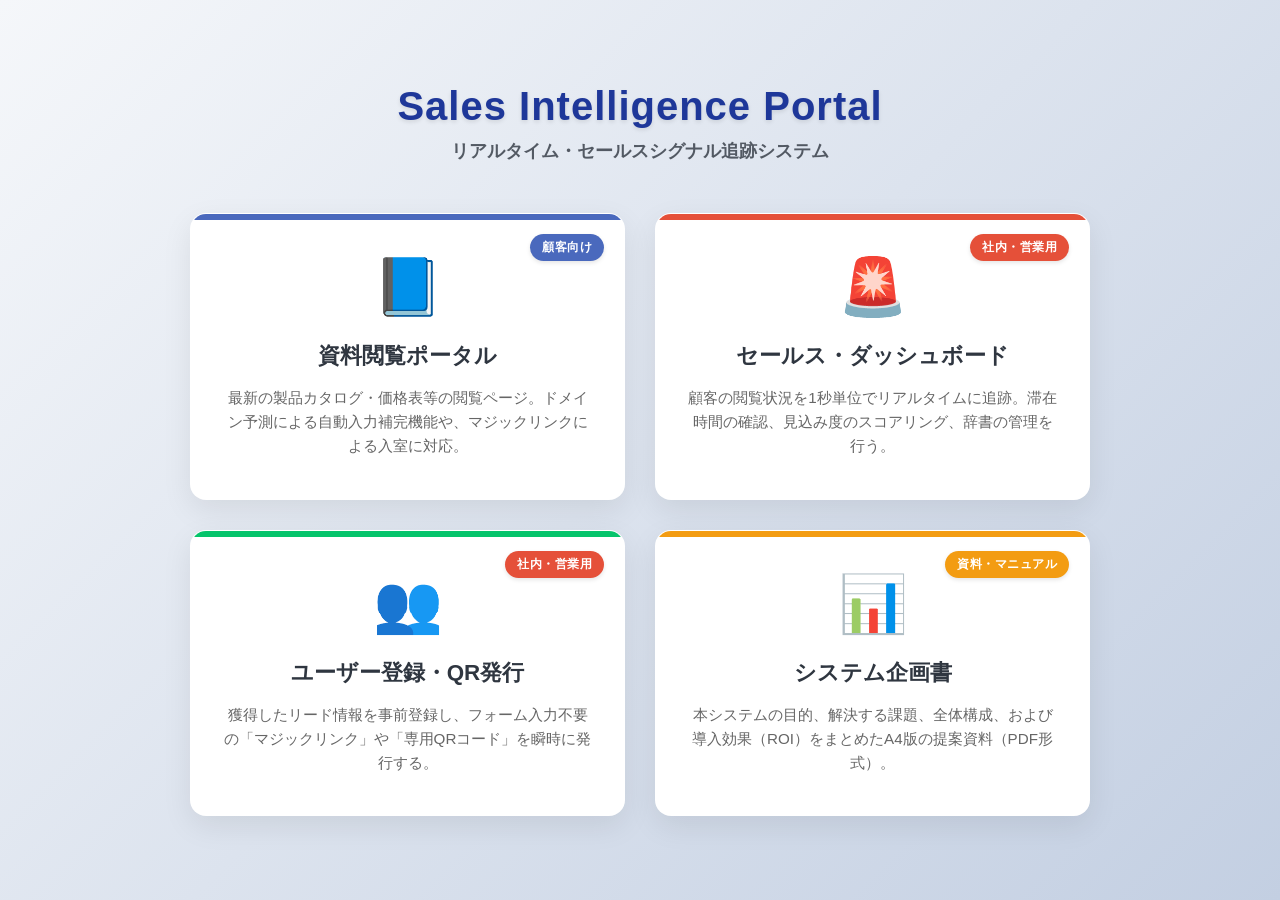
<file: index.html>
<!DOCTYPE html>
<html lang="ja">
<head>
    <meta charset="UTF-8">
    <meta name="viewport" content="width=device-width, initial-scale=1.0">
    <title>Sales Intelligence Portal</title>
    <style>
        :root {
            --primary: #1e3799;
            --secondary: #4a69bd;
            --accent: #e55039;
            --success: #05c46b;
            --dark: #2f3640;
            --light: #f1f2f6;
            --white: #ffffff;
        }

        body {
            font-family: 'Helvetica Neue', 'Hiragino Sans', 'Meiryo', sans-serif;
            background: linear-gradient(135deg, #f5f7fa 0%, #c3cfe2 100%);
            min-height: 100vh;
            margin: 0;
            display: flex;
            flex-direction: column;
            align-items: center;
            justify-content: center;
            padding: 40px 20px;
            box-sizing: border-box;
        }

        .header { text-align: center; margin-bottom: 50px; }
        .header h1 { color: var(--primary); font-size: 2.5em; margin: 0 0 10px 0; letter-spacing: 1px; text-shadow: 0 2px 4px rgba(0,0,0,0.1); }
        .header p { color: var(--dark); font-size: 1.1em; margin: 0; font-weight: bold; opacity: 0.8; }

        .menu-container {
            display: grid;
            grid-template-columns: repeat(2, 1fr);
            gap: 30px;
            max-width: 900px;
            width: 100%;
        }

        .card {
            background: var(--white);
            padding: 40px 30px;
            border-radius: 16px;
            text-decoration: none;
            color: var(--dark);
            text-align: center;
            box-shadow: 0 10px 30px rgba(0,0,0,0.08);
            transition: all 0.3s ease;
            position: relative;
            overflow: hidden;
            border: 1px solid rgba(255,255,255,0.5);
        }

        .card::before { content: ''; position: absolute; top: 0; left: 0; width: 100%; height: 6px; transition: height 0.3s ease; }
        .card.customer::before { background: var(--secondary); }
        .card.admin::before { background: var(--accent); }
        .card.manager::before { background: var(--success); }
        .card.proposal::before { background: #f39c12; }

        .card:hover { transform: translateY(-8px); box-shadow: 0 15px 40px rgba(0,0,0,0.15); }
        .card:hover::before { height: 10px; }

        .icon { font-size: 3.5em; margin-bottom: 20px; display: block; }
        .card h2 { color: var(--dark); margin: 0 0 15px 0; font-size: 1.4em; }
        .card p { font-size: 0.95em; color: #666; line-height: 1.6; margin: 0; }

        .badge {
            position: absolute; top: 20px; right: 20px; font-size: 0.75em; padding: 5px 12px;
            border-radius: 20px; font-weight: bold; color: white; letter-spacing: 0.5px;
            box-shadow: 0 2px 4px rgba(0,0,0,0.1);
        }
        .badge-customer { background: var(--secondary); }
        .badge-internal { background: var(--accent); }
        .badge-info { background: #f39c12; }

        @media (max-width: 768px) {
            .menu-container { grid-template-columns: 1fr; }
        }
    </style>
</head>
<body>

    <div class="header">
        <h1>Sales Intelligence Portal</h1>
        <p>リアルタイム・セールスシグナル追跡システム</p>
    </div>

    <div class="menu-container">
        <!-- 顧客向け入り口 -->
        <a href="entry.html" class="card customer">
            <span class="badge badge-customer">顧客向け</span>
            <span class="icon">📘</span>
            <h2>資料閲覧ポータル</h2>
            <p>最新の製品カタログ・価格表等の閲覧ページ。ドメイン予測による自動入力補完機能や、マジックリンクによる入室に対応。</p>
        </a>

        <!-- 営業向けダッシュボード -->
        <a href="admin.html" class="card admin">
            <span class="badge badge-internal">社内・営業用</span>
            <span class="icon">🚨</span>
            <h2>セールス・ダッシュボード</h2>
            <p>顧客の閲覧状況を1秒単位でリアルタイムに追跡。滞在時間の確認、見込み度のスコアリング、辞書の管理を行う。</p>
        </a>

        <!-- ユーザー登録・QRコード発行 -->
        <a href="user_manager.html" class="card manager">
            <span class="badge badge-internal">社内・営業用</span>
            <span class="icon">👥</span>
            <h2>ユーザー登録・QR発行</h2>
            <p>獲得したリード情報を事前登録し、フォーム入力不要の「マジックリンク」や「専用QRコード」を瞬時に発行する。</p>
        </a>

        <!-- ★変更箇所：システム企画書 (PDF閲覧ページへのリンク) -->
        <a href="view_proposal.html" class="card proposal">
            <span class="badge badge-info">資料・マニュアル</span>
            <span class="icon">📊</span>
            <h2>システム企画書</h2>
            <p>本システムの目的、解決する課題、全体構成、および導入効果（ROI）をまとめたA4版の提案資料（PDF形式）。</p>
        </a>
    </div>

</body>
</html>
</file>
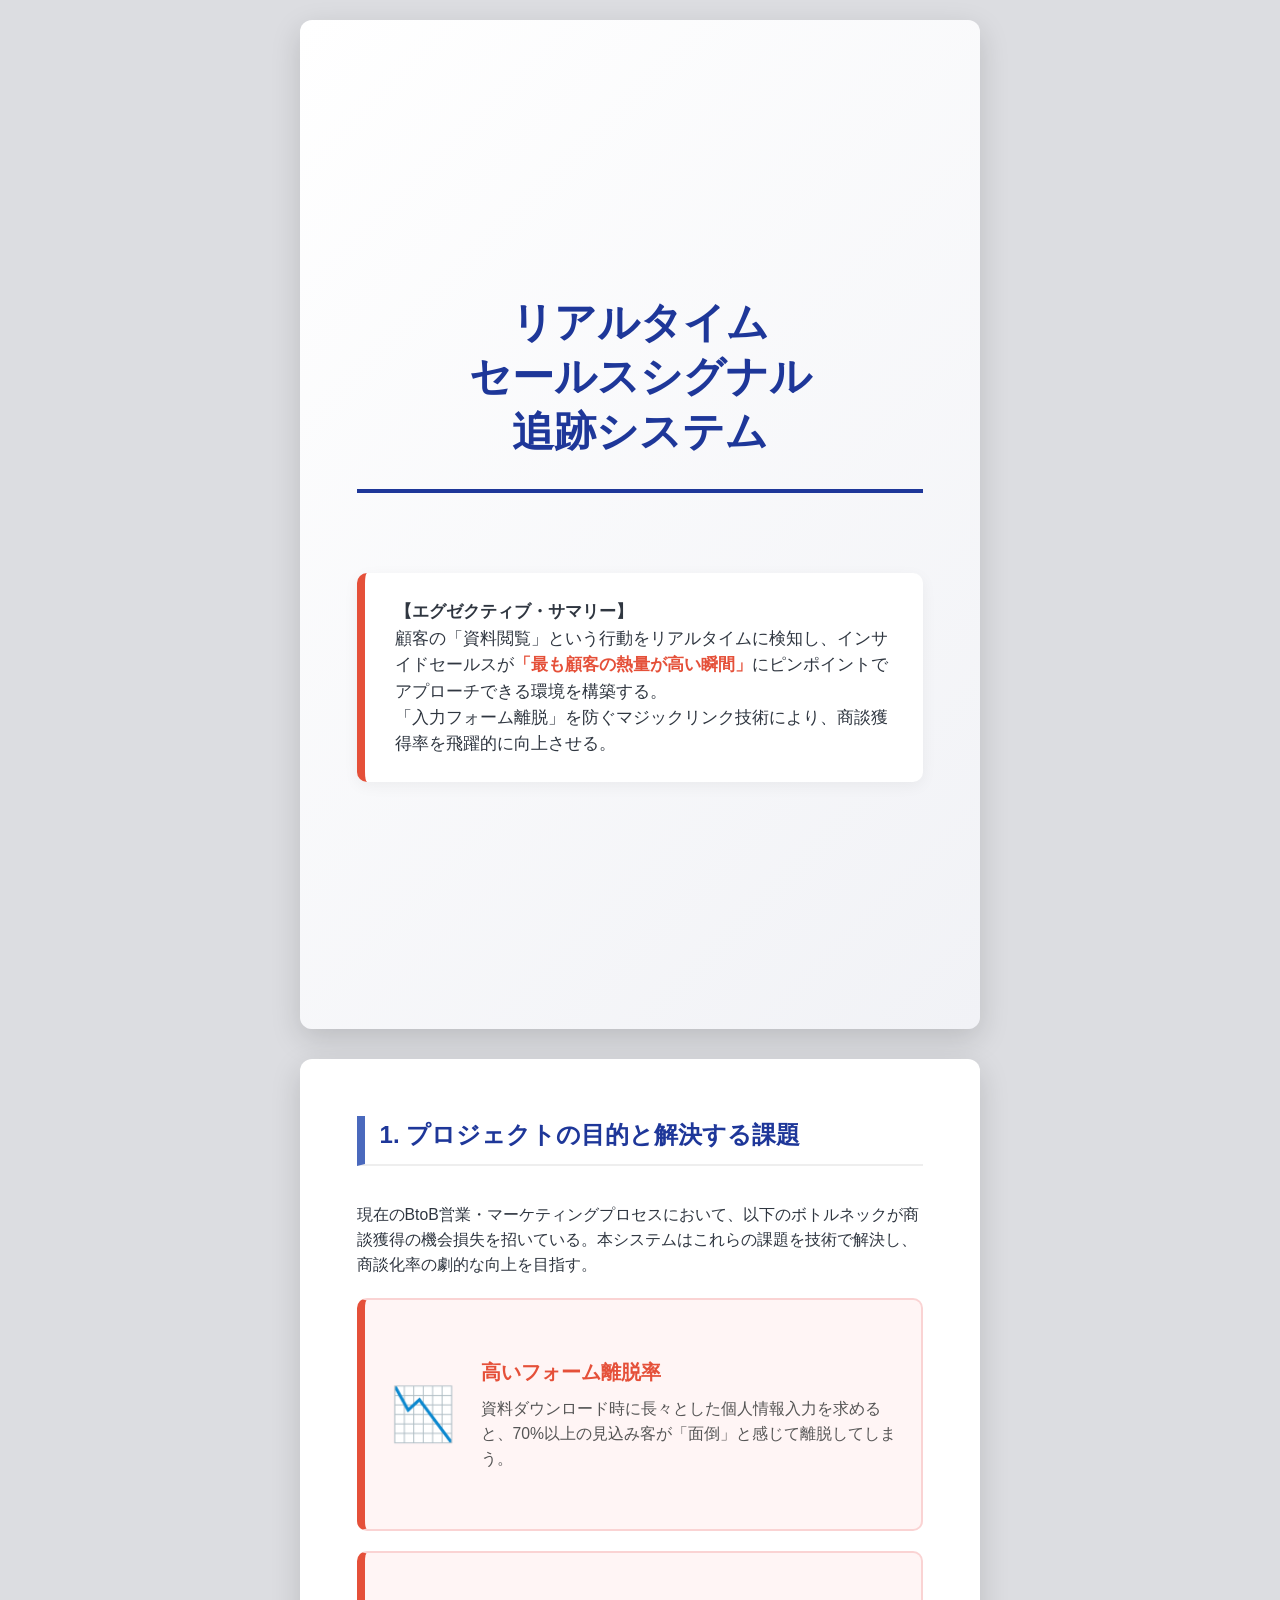
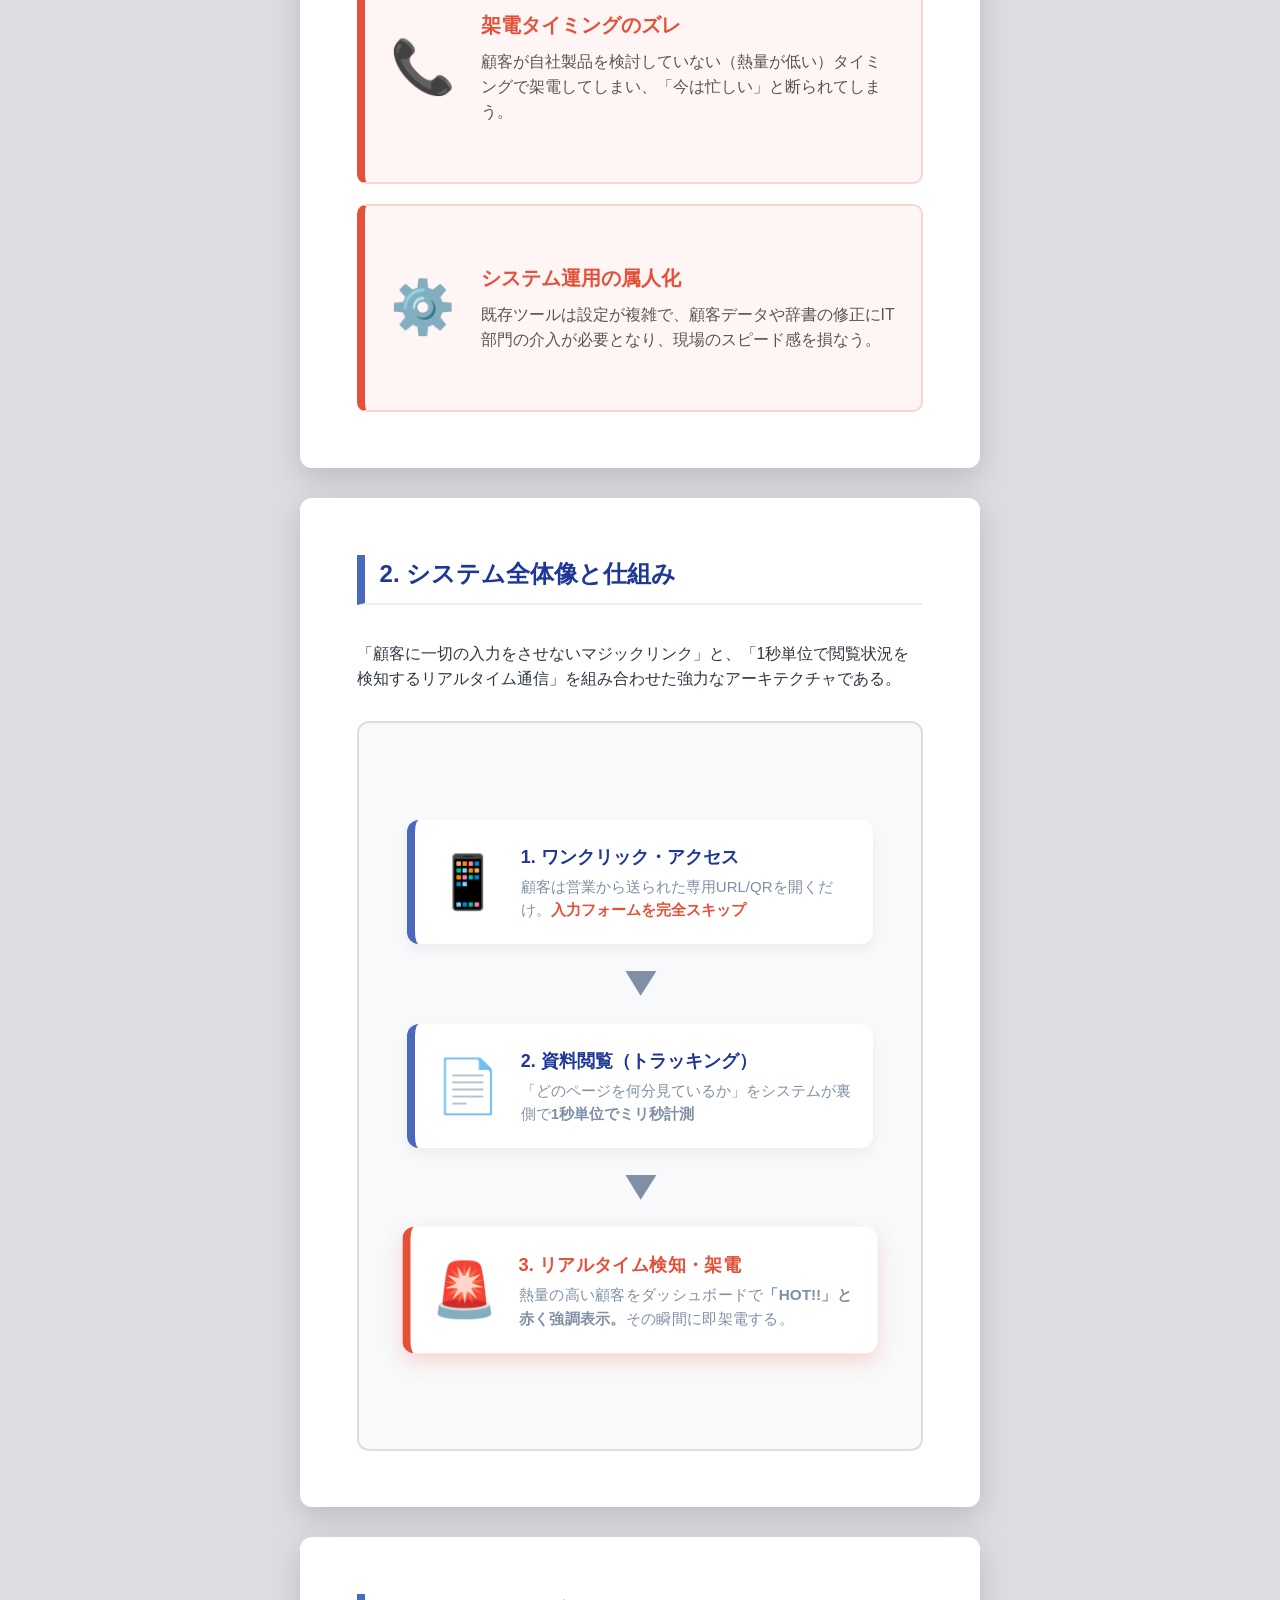
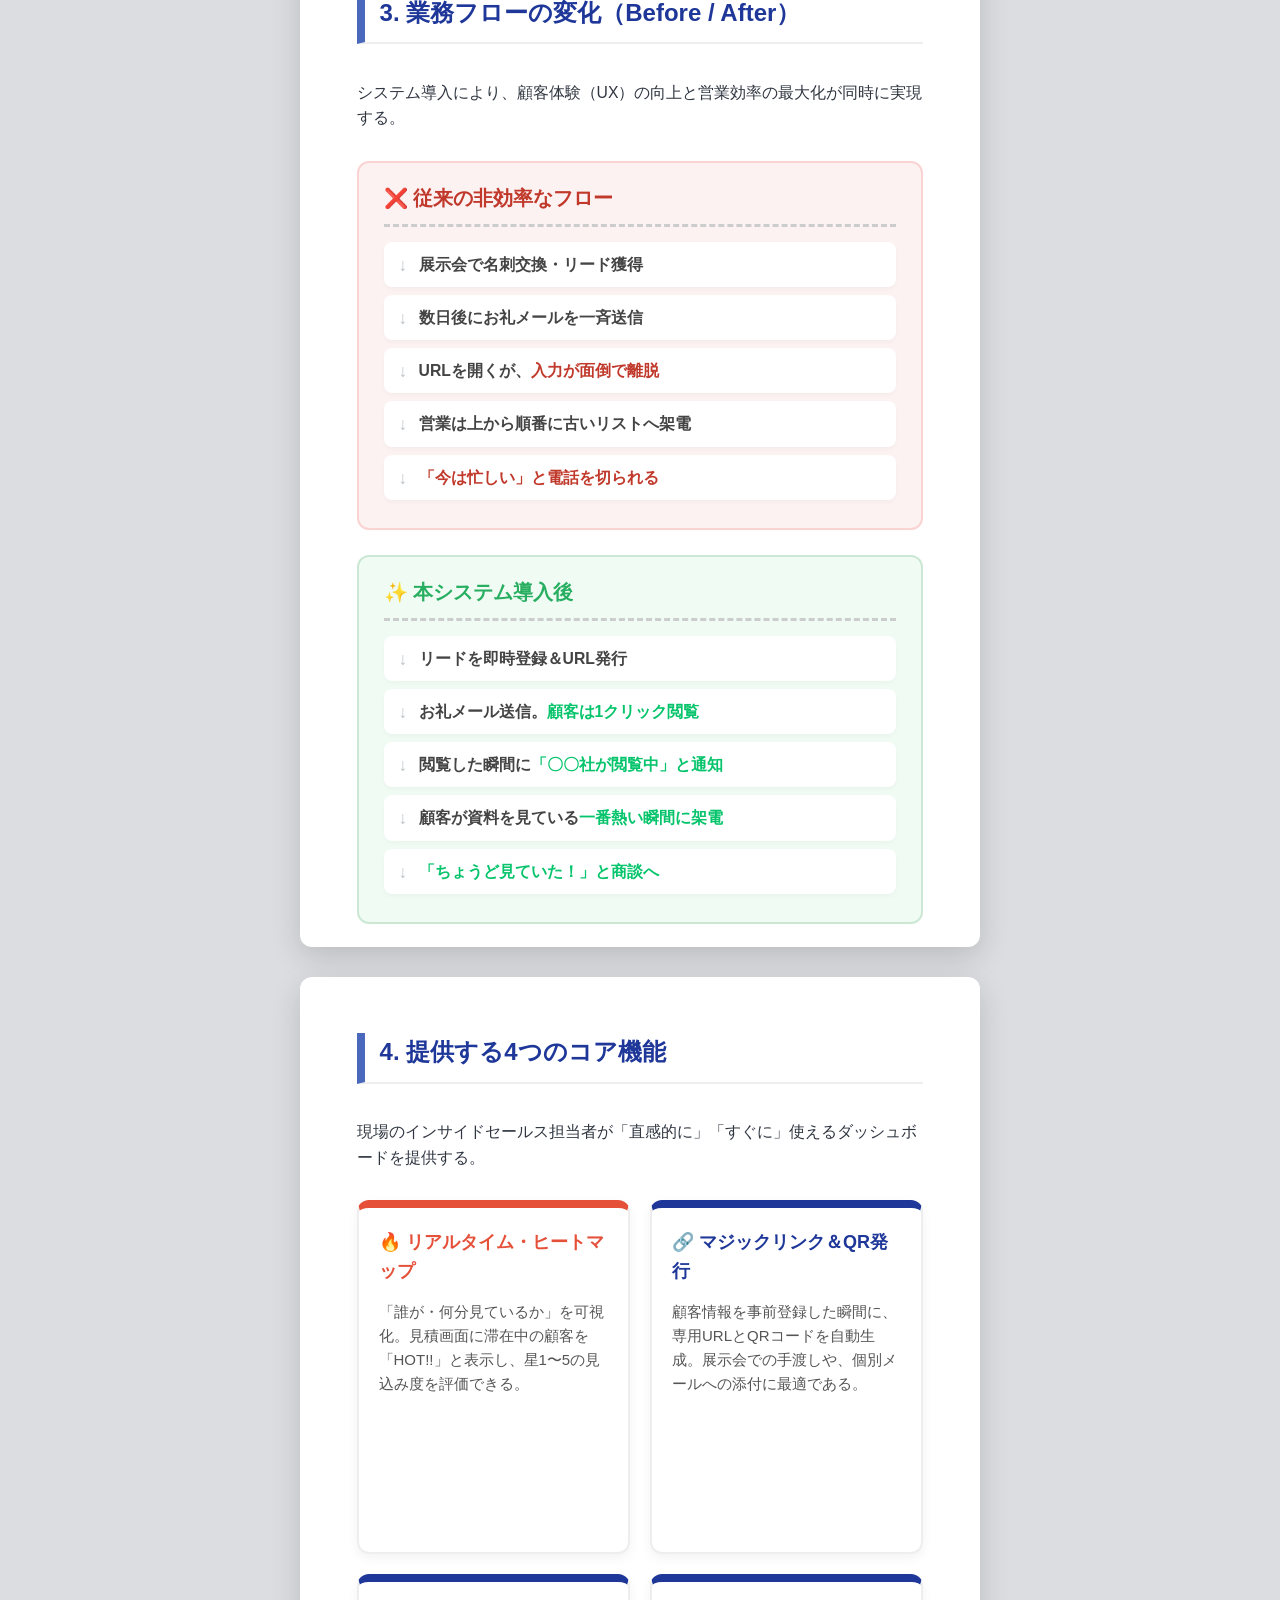
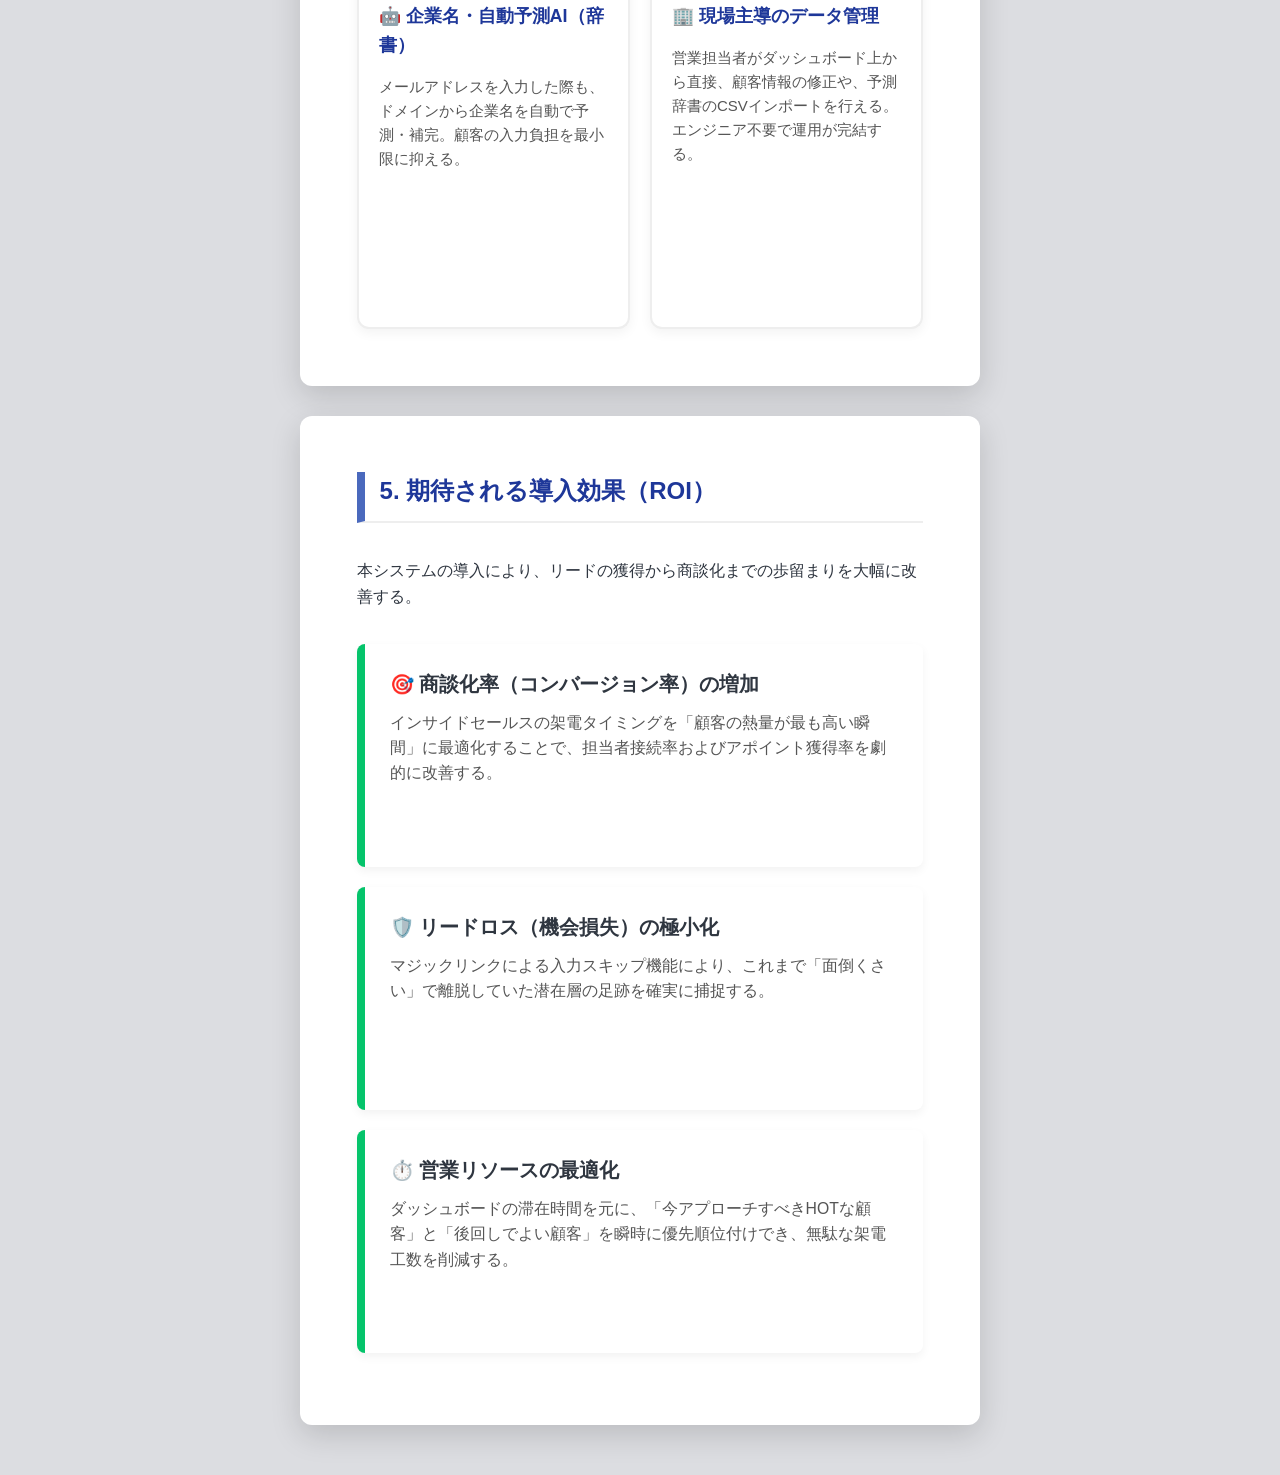
<file: proposal.html>
<!DOCTYPE html>
<html lang="ja">

<head>
    <meta charset="UTF-8">
    <meta name="viewport" content="width=device-width, initial-scale=1.0">
    <title>【提案書】The Model型 リアルタイム・セールスシグナル追跡システム</title>
    <style>
        :root {
            --primary: #1e3799;
            --secondary: #4a69bd;
            --accent: #e55039;
            --light: #f8f9fa;
            --dark: #2f3640;
            --gray: #7f8fa6;
            --success: #05c46b;
            --bg-color: #dcdde1;
        }

        body {
            font-family: 'Helvetica Neue', 'Hiragino Sans', 'Meiryo', sans-serif;
            line-height: 1.6;
            color: var(--dark);
            background-color: var(--bg-color);
            margin: 0;
            padding: 20px;
            font-size: 15px;
            /* 縦向きに合わせて少し調整 */
        }

        /* A4縦向き（ポートレート）の1ページ（スライド）の枠組み */
        .page-slide {
            width: 180mm;
            /* A4縦(210mm) - 左右余白(15mm×2) */
            height: 267mm;
            /* A4縦(297mm) - 上下余白(15mm×2) */
            margin: 0 auto 30px auto;
            background: #fff;
            padding: 15mm;
            box-shadow: 0 10px 30px rgba(0, 0, 0, 0.15);
            border-radius: 12px;
            display: flex;
            flex-direction: column;
            box-sizing: border-box;
            page-break-after: always;
            overflow: hidden;
        }

        /* --- タイトルページ用 --- */
        .title-page {
            justify-content: center;
            text-align: center;
            background: linear-gradient(135deg, #ffffff 0%, #f1f2f6 100%);
        }

        h1 {
            color: var(--primary);
            font-size: 2.8em;
            line-height: 1.3;
            margin-bottom: 20px;
            border-bottom: 4px solid var(--primary);
            padding-bottom: 30px;
        }

        .subtitle {
            font-size: 1.3em;
            color: var(--gray);
            font-weight: bold;
            margin-bottom: 60px;
        }

        .exec-summary {
            background: #fff;
            padding: 25px 30px;
            border-radius: 10px;
            border-left: 8px solid var(--accent);
            text-align: left;
            font-size: 1.1em;
            box-shadow: 0 4px 15px rgba(0, 0, 0, 0.05);
        }

        /* --- 各ページの見出し --- */
        h2 {
            color: var(--primary);
            font-size: 1.6em;
            border-left: 8px solid var(--secondary);
            padding-left: 15px;
            margin-top: 0;
            margin-bottom: 20px;
            padding-bottom: 10px;
            border-bottom: 2px solid #eee;
        }

        p {
            font-size: 1.05em;
            margin-bottom: 20px;
        }

        /* --- 課題（3つのカード） --- */
        .issue-grid {
            display: grid;
            grid-template-columns: 1fr;
            gap: 20px;
            flex-grow: 1;
        }

        .issue-card {
            background: #fff5f5;
            border: 2px solid #fad3d3;
            border-left: 8px solid var(--accent);
            border-radius: 10px;
            padding: 25px;
            display: flex;
            align-items: center;
            gap: 25px;
        }

        .issue-icon {
            font-size: 3.5em;
            line-height: 1;
        }

        .issue-content h3 {
            margin: 0 0 8px 0;
            color: var(--accent);
            font-size: 1.3em;
        }

        .issue-content p {
            margin: 0;
            font-size: 1.05em;
            color: #555;
        }

        /* --- システム全体図（縦向きレイアウト） --- */
        .system-diagram {
            display: flex;
            flex-direction: column;
            /* 縦並びに変更 */
            align-items: center;
            background: var(--light);
            padding: 20px;
            border-radius: 12px;
            border: 2px solid #dcdde1;
            margin-top: 10px;
            flex-grow: 1;
            justify-content: center;
        }

        .diagram-node {
            width: 80%;
            /* 横幅を調整 */
            text-align: center;
            background: #fff;
            padding: 20px;
            border-radius: 12px;
            box-shadow: 0 6px 12px rgba(0, 0, 0, 0.05);
            border-left: 8px solid var(--secondary);
            /* 縦レイアウトなので左線に変更 */
            position: relative;
            display: flex;
            align-items: center;
            gap: 20px;
            text-align: left;
        }

        .diagram-node.accent {
            border-left-color: var(--accent);
            box-shadow: 0 8px 20px rgba(229, 80, 57, 0.2);
            transform: scale(1.02);
        }

        .node-icon {
            font-size: 3.5em;
            flex-shrink: 0;
        }

        .node-text {
            flex-grow: 1;
        }

        .node-title {
            font-weight: bold;
            font-size: 1.2em;
            margin-bottom: 5px;
            color: var(--primary);
        }

        .node-desc {
            font-size: 1em;
            color: var(--gray);
            line-height: 1.5;
        }

        .diagram-arrow {
            font-size: 2.5em;
            color: var(--gray);
            padding: 10px 0;
            transform: rotate(90deg);
            /* 矢印を下に向けます */
        }

        /* --- Before/After比較（縦向きレイアウト） --- */
        .comparison-container {
            display: flex;
            flex-direction: column;
            /* 縦並びに変更 */
            gap: 25px;
            margin-top: 10px;
            flex-grow: 1;
        }

        .comp-box {
            flex: 1;
            padding: 20px 25px;
            border-radius: 12px;
            display: flex;
            flex-direction: column;
        }

        .comp-before {
            background: #fdf2f2;
            border: 2px solid #fad3d3;
        }

        .comp-after {
            background: #f0fbf4;
            border: 2px solid #cce8d5;
        }

        .comp-title {
            font-weight: bold;
            font-size: 1.3em;
            margin-bottom: 15px;
            padding-bottom: 10px;
            border-bottom: 3px dashed #ccc;
        }

        .comp-before .comp-title {
            color: #c0392b;
        }

        .comp-after .comp-title {
            color: #27ae60;
        }

        .step-list {
            list-style: none;
            padding: 0;
            margin: 0;
            flex-grow: 1;
            display: flex;
            flex-direction: column;
            justify-content: space-between;
        }

        .step-list li {
            position: relative;
            padding: 10px 10px 10px 35px;
            background: #fff;
            border-radius: 8px;
            font-size: 1.05em;
            box-shadow: 0 2px 4px rgba(0, 0, 0, 0.03);
            font-weight: bold;
            color: #444;
            margin-bottom: 8px;
        }

        .step-list li::before {
            content: "↓";
            position: absolute;
            left: 15px;
            top: 10px;
            color: #bdc3c7;
            font-size: 1.1em;
        }

        .comp-before .bad-point {
            color: #c0392b;
        }

        .comp-after .good-point {
            color: var(--success);
        }

        /* --- コア機能カード（2x2グリッド） --- */
        .feature-grid {
            display: grid;
            grid-template-columns: 1fr 1fr;
            gap: 20px;
            margin-top: 10px;
            flex-grow: 1;
        }

        .feature-card {
            background: #fff;
            border: 2px solid #eee;
            border-radius: 12px;
            padding: 20px;
            box-shadow: 0 4px 12px rgba(0, 0, 0, 0.05);
            border-top: 8px solid var(--primary);
        }

        .feature-card h4 {
            margin-top: 0;
            font-size: 1.2em;
            color: var(--primary);
            margin-bottom: 10px;
        }

        .feature-card p {
            font-size: 1em;
            color: #555;
            margin-bottom: 0;
        }

        /* --- 導入効果リスト --- */
        .roi-list {
            list-style: none;
            padding: 0;
            flex-grow: 1;
            display: flex;
            flex-direction: column;
            gap: 20px;
        }

        .roi-list li {
            background: #fff;
            border-left: 8px solid var(--success);
            padding: 25px;
            border-radius: 8px;
            box-shadow: 0 4px 10px rgba(0, 0, 0, 0.05);
            flex: 1;
        }

        .roi-title {
            font-size: 1.3em;
            color: var(--dark);
            font-weight: bold;
            margin-bottom: 10px;
            display: flex;
            align-items: center;
            gap: 15px;
        }

        .roi-desc {
            font-size: 1.05em;
            color: #555;
            margin: 0;
        }

        /* A4縦 印刷設定 */
        @page {
            size: A4 portrait;
            margin: 15mm;
            /* 印刷時の余白を設定 */
        }

        @media print {
            body {
                background: #fff;
                padding: 0;
                -webkit-print-color-adjust: exact;
                print-color-adjust: exact;
            }

            .page-slide {
                box-shadow: none;
                margin: 0;
                border-radius: 0;
                width: 100%;
                height: 100%;
                padding: 0;
                /* @pageで余白を取るため0に */
            }
        }
    </style>
</head>

<body>

    <!-- 1ページ目：タイトルと概要 -->
    <div class="page-slide title-page">
        <h1>リアルタイム<br>セールスシグナル<br>追跡システム</h1>
        <div class="subtitle"></div>

        <div class="exec-summary">
            <strong>【エグゼクティブ・サマリー】</strong><br>
            顧客の「資料閲覧」という行動をリアルタイムに検知し、インサイドセールスが<span
                style="color:var(--accent); font-weight:bold;">「最も顧客の熱量が高い瞬間」</span>にピンポイントでアプローチできる環境を構築する。<br>
            「入力フォーム離脱」を防ぐマジックリンク技術により、商談獲得率を飛躍的に向上させる。
        </div>
    </div>

    <!-- 2ページ目：課題 -->
    <div class="page-slide">
        <h2>1. プロジェクトの目的と解決する課題</h2>
        <p>現在のBtoB営業・マーケティングプロセスにおいて、以下のボトルネックが商談獲得の機会損失を招いている。本システムはこれらの課題を技術で解決し、商談化率の劇的な向上を目指す。</p>

        <div class="issue-grid">
            <div class="issue-card">
                <div class="issue-icon">📉</div>
                <div class="issue-content">
                    <h3>高いフォーム離脱率</h3>
                    <p>資料ダウンロード時に長々とした個人情報入力を求めると、70%以上の見込み客が「面倒」と感じて離脱してしまう。</p>
                </div>
            </div>
            <div class="issue-card">
                <div class="issue-icon">📞</div>
                <div class="issue-content">
                    <h3>架電タイミングのズレ</h3>
                    <p>顧客が自社製品を検討していない（熱量が低い）タイミングで架電してしまい、「今は忙しい」と断られてしまう。</p>
                </div>
            </div>
            <div class="issue-card">
                <div class="issue-icon">⚙️</div>
                <div class="issue-content">
                    <h3>システム運用の属人化</h3>
                    <p>既存ツールは設定が複雑で、顧客データや辞書の修正にIT部門の介入が必要となり、現場のスピード感を損なう。</p>
                </div>
            </div>
        </div>
    </div>

    <!-- 3ページ目：システム全体図 -->
    <div class="page-slide">
        <h2>2. システム全体像と仕組み</h2>
        <p>「顧客に一切の入力をさせないマジックリンク」と、「1秒単位で閲覧状況を検知するリアルタイム通信」を組み合わせた強力なアーキテクチャである。</p>

        <div class="system-diagram">
            <div class="diagram-node">
                <div class="node-icon">📱</div>
                <div class="node-text">
                    <div class="node-title">1. ワンクリック・アクセス</div>
                    <div class="node-desc">顧客は営業から送られた専用URL/QRを開くだけ。<strong
                            style="color:var(--accent);">入力フォームを完全スキップ</strong></div>
                </div>
            </div>
            <div class="diagram-arrow">▶︎</div>
            <div class="diagram-node">
                <div class="node-icon">📄</div>
                <div class="node-text">
                    <div class="node-title">2. 資料閲覧（トラッキング）</div>
                    <div class="node-desc">「どのページを何分見ているか」をシステムが裏側で<strong>1秒単位でミリ秒計測</strong></div>
                </div>
            </div>
            <div class="diagram-arrow">▶︎</div>
            <div class="diagram-node accent">
                <div class="node-icon">🚨</div>
                <div class="node-text">
                    <div class="node-title" style="color:var(--accent);">3. リアルタイム検知・架電</div>
                    <div class="node-desc">熱量の高い顧客をダッシュボードで<strong>「HOT!!」と赤く強調表示。</strong>その瞬間に即架電する。</div>
                </div>
            </div>
        </div>
    </div>

    <!-- 4ページ目：Before/After -->
    <div class="page-slide">
        <h2>3. 業務フローの変化（Before / After）</h2>
        <p>システム導入により、顧客体験（UX）の向上と営業効率の最大化が同時に実現する。</p>

        <div class="comparison-container">
            <div class="comp-box comp-before">
                <div class="comp-title">❌ 従来の非効率なフロー</div>
                <ul class="step-list">
                    <li>展示会で名刺交換・リード獲得</li>
                    <li>数日後にお礼メールを一斉送信</li>
                    <li>URLを開くが、<span class="bad-point">入力が面倒で離脱</span></li>
                    <li>営業は上から順番に古いリストへ架電</li>
                    <li><span class="bad-point">「今は忙しい」と電話を切られる</span></li>
                </ul>
            </div>
            <div class="comp-box comp-after">
                <div class="comp-title">✨ 本システム導入後</div>
                <ul class="step-list">
                    <li>リードを即時登録＆URL発行</li>
                    <li>お礼メール送信。<span class="good-point">顧客は1クリック閲覧</span></li>
                    <li>閲覧した瞬間に<span class="good-point">「〇〇社が閲覧中」と通知</span></li>
                    <li>顧客が資料を見ている<span class="good-point">一番熱い瞬間に架電</span></li>
                    <li><span class="good-point">「ちょうど見ていた！」と商談へ</span></li>
                </ul>
            </div>
        </div>
    </div>

    <!-- 5ページ目：コア機能 -->
    <div class="page-slide">
        <h2>4. 提供する4つのコア機能</h2>
        <p>現場のインサイドセールス担当者が「直感的に」「すぐに」使えるダッシュボードを提供する。</p>

        <div class="feature-grid">
            <div class="feature-card" style="border-top-color: var(--accent);">
                <h4 style="color: var(--accent);">🔥 リアルタイム・ヒートマップ</h4>
                <p>「誰が・何分見ているか」を可視化。見積画面に滞在中の顧客を「HOT!!」と表示し、星1〜5の見込み度を評価できる。</p>
            </div>
            <div class="feature-card">
                <h4>🔗 マジックリンク＆QR発行</h4>
                <p>顧客情報を事前登録した瞬間に、専用URLとQRコードを自動生成。展示会での手渡しや、個別メールへの添付に最適である。</p>
            </div>
            <div class="feature-card">
                <h4>🤖 企業名・自動予測AI（辞書）</h4>
                <p>メールアドレスを入力した際も、ドメインから企業名を自動で予測・補完。顧客の入力負担を最小限に抑える。</p>
            </div>
            <div class="feature-card">
                <h4>🏢 現場主導のデータ管理</h4>
                <p>営業担当者がダッシュボード上から直接、顧客情報の修正や、予測辞書のCSVインポートを行える。エンジニア不要で運用が完結する。</p>
            </div>
        </div>
    </div>

    <!-- 6ページ目：導入効果 -->
    <div class="page-slide">
        <h2>5. 期待される導入効果（ROI）</h2>
        <p>本システムの導入により、リードの獲得から商談化までの歩留まりを大幅に改善する。</p>

        <ul class="roi-list">
            <li>
                <div class="roi-title">🎯 商談化率（コンバージョン率）の増加</div>
                <p class="roi-desc">インサイドセールスの架電タイミングを「顧客の熱量が最も高い瞬間」に最適化することで、担当者接続率およびアポイント獲得率を劇的に改善する。</p>
            </li>
            <li>
                <div class="roi-title">🛡️ リードロス（機会損失）の極小化</div>
                <p class="roi-desc">マジックリンクによる入力スキップ機能により、これまで「面倒くさい」で離脱していた潜在層の足跡を確実に捕捉する。</p>
            </li>
            <li>
                <div class="roi-title">⏱️ 営業リソースの最適化</div>
                <p class="roi-desc">ダッシュボードの滞在時間を元に、「今アプローチすべきHOTな顧客」と「後回しでよい顧客」を瞬時に優先順位付けでき、無駄な架電工数を削減する。</p>
            </li>
        </ul>
    </div>

</body>

</html>
</file>
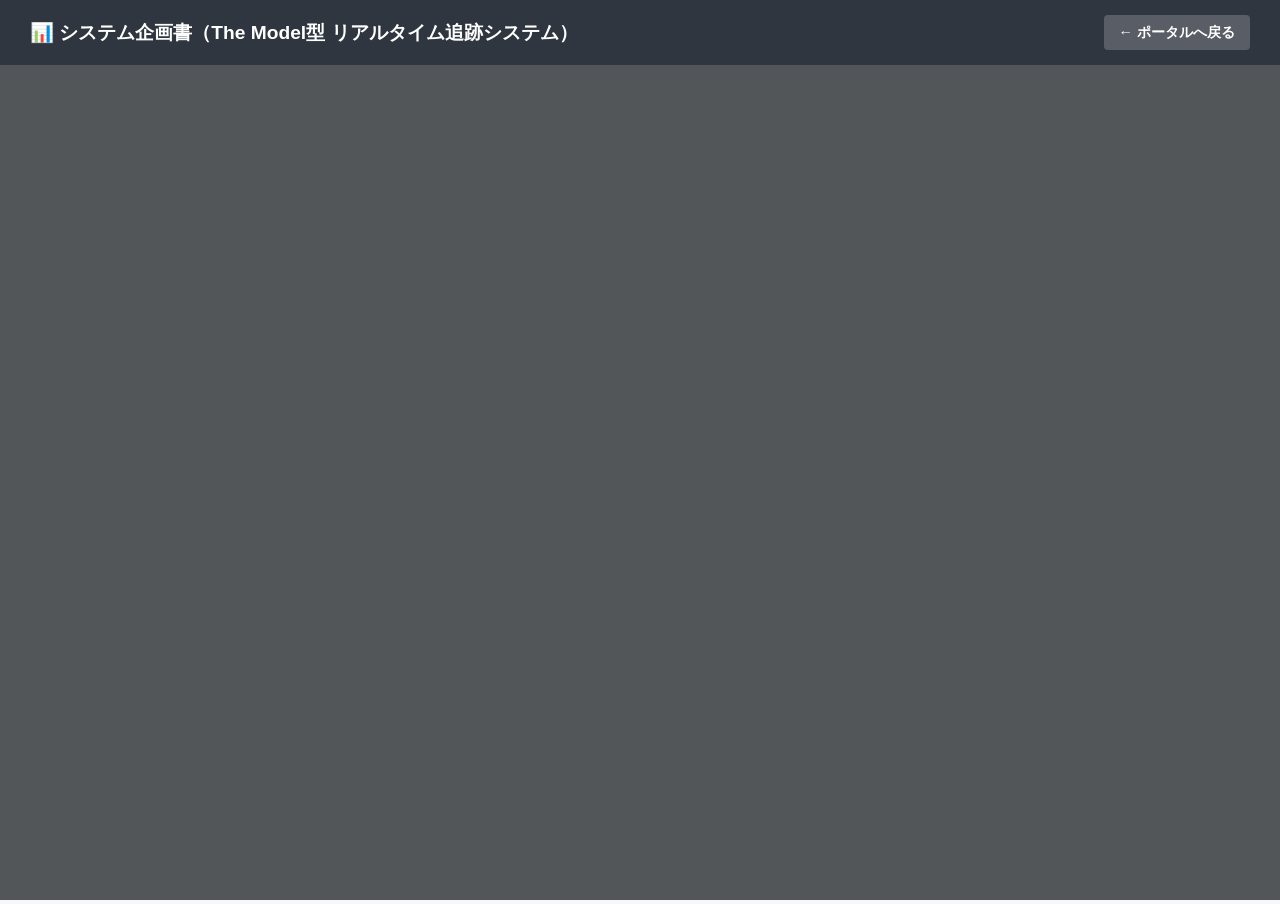
<file: view_proposal.html>
<!DOCTYPE html>
<html lang="ja">
<head>
    <meta charset="UTF-8">
    <meta name="viewport" content="width=device-width, initial-scale=1.0">
    <title>システム企画書閲覧 - Sales Intelligence Portal</title>
    <style>
        :root {
            --primary: #1e3799;
            --dark: #2f3640;
            --bg-color: #f5f7fa;
        }

        body {
            font-family: 'Helvetica Neue', 'Hiragino Sans', 'Meiryo', sans-serif;
            background-color: var(--bg-color);
            margin: 0;
            padding: 0;
            display: flex;
            flex-direction: column;
            height: 100vh; /* 画面の高さいっぱいに広げる */
        }

        .nav {
            background: var(--dark);
            color: white;
            padding: 15px 30px;
            display: flex;
            justify-content: space-between;
            align-items: center;
            box-shadow: 0 2px 10px rgba(0,0,0,0.1);
        }

        .nav h2 {
            margin: 0;
            font-size: 1.2em;
            display: flex;
            align-items: center;
            gap: 10px;
        }

        .back-btn {
            background: rgba(255,255,255,0.2);
            color: white;
            text-decoration: none;
            padding: 8px 15px;
            border-radius: 4px;
            font-weight: bold;
            font-size: 0.9em;
            transition: background 0.2s;
        }

        .back-btn:hover {
            background: rgba(255,255,255,0.3);
        }

        .pdf-container {
            flex-grow: 1; /* 残りの高さをすべて埋める */
            width: 100%;
            background: #525659; /* PDFビューワーの標準的な背景色 */
        }

        iframe {
            width: 100%;
            height: 100%;
            border: none;
        }
    </style>
</head>
<body>

    <div class="nav">
        <h2>📊 システム企画書（The Model型 リアルタイム追跡システム）</h2>
        <a href="index.html" class="back-btn">← ポータルへ戻る</a>
    </div>

    <div class="pdf-container">
        <!-- 同じフォルダにある proposal.pdf を表示します -->
        <iframe src="proposal.pdf#toolbar=0" title="システム企画書">
            お使いのブラウザはインラインでのPDF表示に対応していません。
            <a href="proposal.pdf">こちらからPDFをダウンロードしてください。</a>
        </iframe>
    </div>

</body>
</html>
</file>
